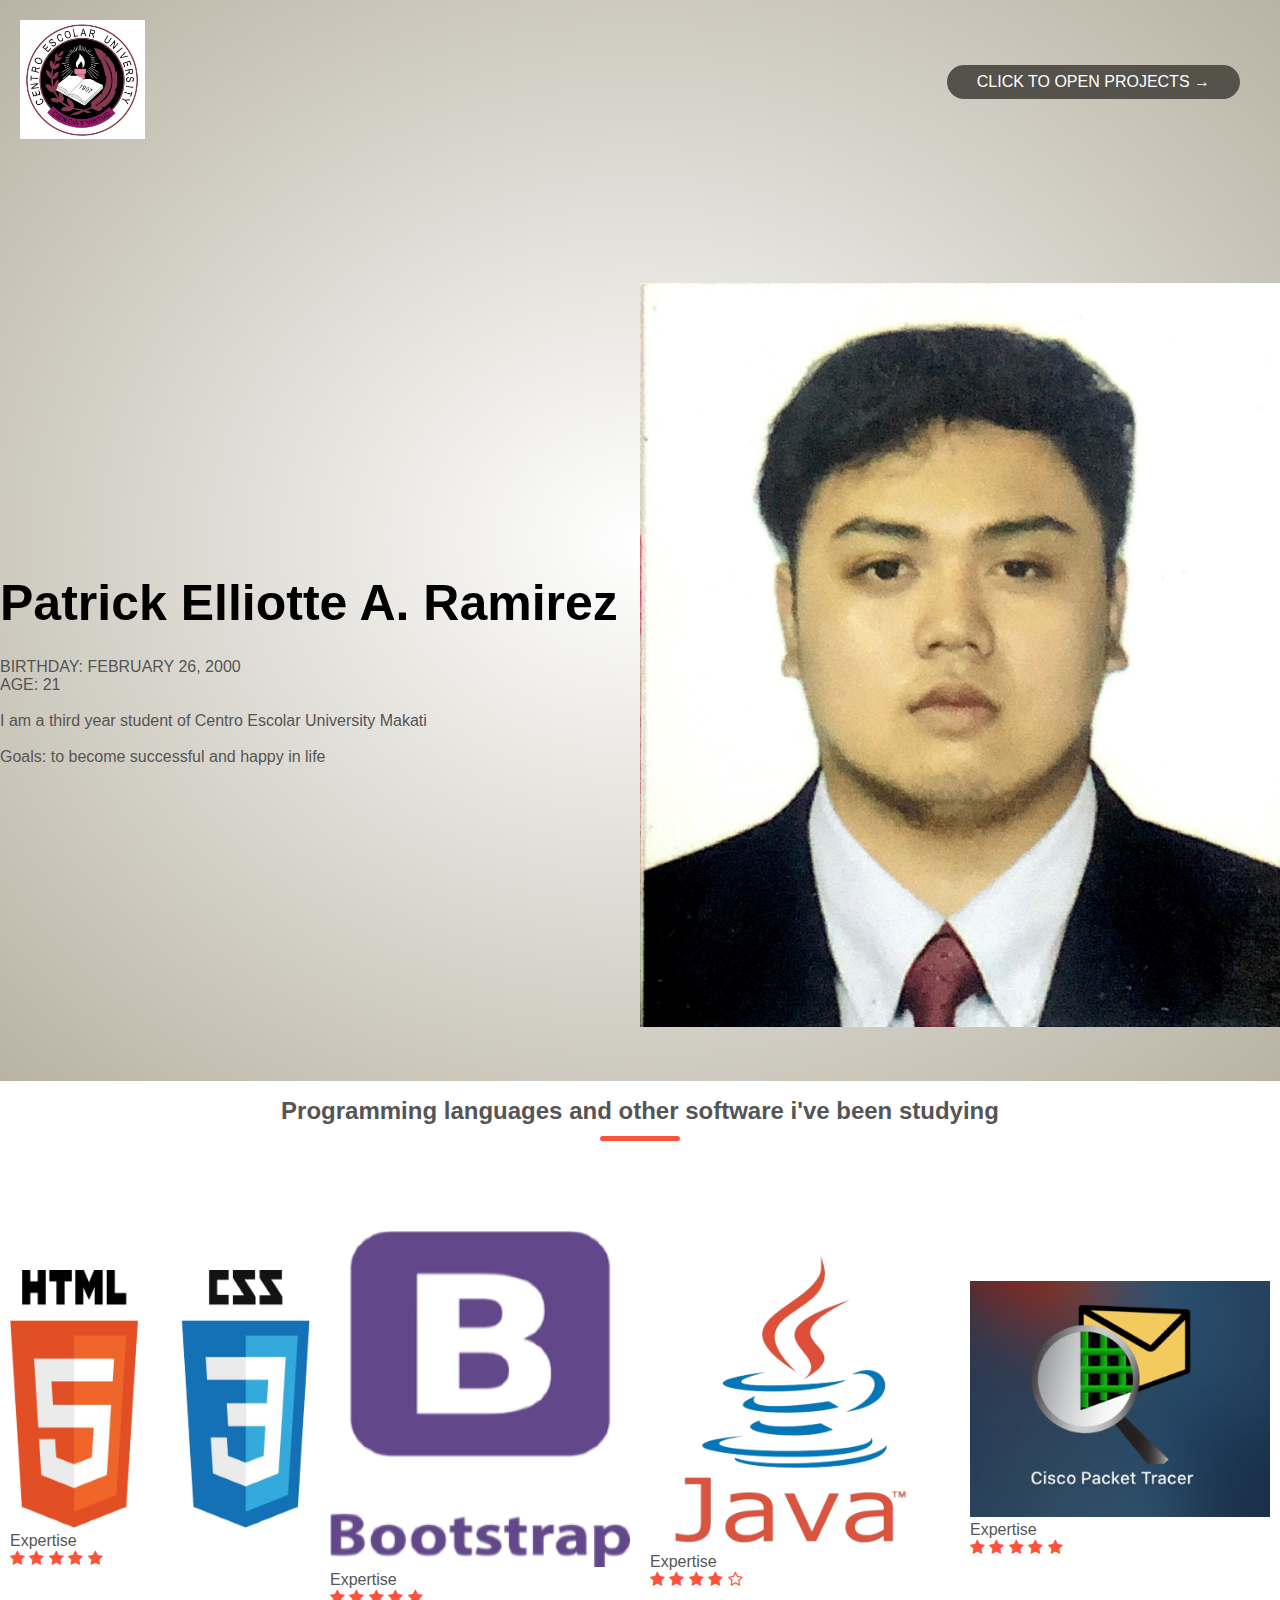
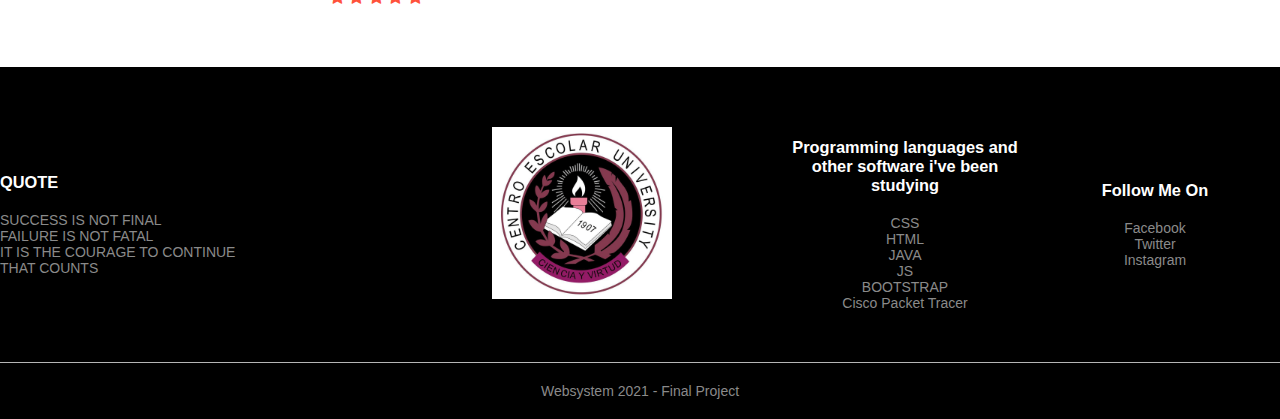
<file: aboutme.html>
<!DOCTYPE html>
<html lang="en">
<head>
    <meta charset="UTF-8">
    <meta name="viewport" content="width=device-width, initial-scale=1.0">
    <title>About Me</title>
    <link rel="stylesheet" type="text/css" href="assets/css/style.css">
    <link rel="preconnect" href="https://fonts.googleapis.com">
<link rel="preconnect" href="https://fonts.googleapis.com">
<link rel="preconnect" href="https://fonts.gstatic.com" crossorigin>
<link href="https://fonts.googleapis.com/css2?family=Festive&family=Merriweather&display=swap" rel="stylesheet">
<link rel="stylesheet" href="https://stackpath.bootstrapcdn.com/font-awesome/4.7.0/css/font-awesome.min.css">
</head>
<body>

    <div class="header">

    <div class="container">
        <div class="navbar">
        <div class="logo">
           <a href="index.html"><img src="assets/images/ceu.png" width="125px"></a> 
        </div>
        <nav>
            <ul id="MenuItems">
                <li><a href=""></a></li><li><a href="index.html" class="btn">CLICK TO OPEN PROJECTS &#8594;</a></li>
            </ul>
        </nav>
        
    </div>
    <div class="row">
        <div class="col-2">
            <h1>Patrick Elliotte A. Ramirez</h1>
            <p>BIRTHDAY: FEBRUARY 26, 2000 <br> AGE: 21 </p><br>
            <p>I am a third year student of Centro Escolar University Makati</p> <br>
            <p>Goals: to become successful and happy in life</p>

        </div>
        <div class="col-2">
            <img src="assets/images/ramirez.jpg">
        </div>
    </div>
    </div>
    </div>

<!--  -->
<h2 class="title">Programming languages and other software i've been studying</h2>
        <div class="row">
            <div class="col-4">
                <img src="assets/images/csshtml.png">
                
                <h4>Expertise</h4>
                <div class="rating">
                    <i class="fa fa-star"></i>
                    <i class="fa fa-star"></i>
                    <i class="fa fa-star"></i>
                    <i class="fa fa-star"></i>
                    <i class="fa fa-star"></i>
                    
                </div>
                
            </div>
            <div class="col-4">
                <img src="assets/images/bootstrap.png">
                <h4>Expertise</h4>
                <div class="rating">
                    <i class="fa fa-star"></i>
                    <i class="fa fa-star"></i>
                    <i class="fa fa-star"></i>
                    <i class="fa fa-star"></i>
                    <i class="fa fa-star"></i>
                    
                </div>
                
            </div>
            <div class="col-4">
                <img src="assets/images/jav.png">
                <h4>Expertise</h4>
                <div class="rating">
                    <i class="fa fa-star"></i>
                    <i class="fa fa-star"></i>
                    <i class="fa fa-star"></i>
                    <i class="fa fa-star"></i>
                    <i class="fa fa-star-o"></i>
                    
                </div>
                
            </div>
            <div class="col-4">
                <img src="assets/images/pkt.png">
                <h4>Expertise</h4>
                <div class="rating">
                    <i class="fa fa-star"></i>
                    <i class="fa fa-star"></i>
                    <i class="fa fa-star"></i>
                    <i class="fa fa-star"></i>
                    <i class="fa fa-star"></i>
                    
                </div>
                
            </div>
        </div>
    </div>

    
    <!-----  ----->
  

    <!----- footer ----->

    <div class="footer">
        <div class="container">
            <div class="row">
                <div class="footer-col-1">
                    <h3>QUOTE</h3>
                    <p>
                        SUCCESS IS NOT FINAL <br>
                        FAILURE IS NOT FATAL <br>
                        IT IS THE COURAGE TO CONTINUE <br>
                        THAT COUNTS 
                    </p>
                    
                </div>
                <div class="footer-col-2">
                    <img src="assets/images/ceu.png">
                    
                </div>
                <div class="footer-col-3">
                    <h3>Programming languages and other software i've been studying</h3>
                    <ul>
                        <li>CSS</li>
                        <li>HTML</li>
                        <li>JAVA</li>
                        <li>JS</li>
                        <li>BOOTSTRAP</li>
                        <li>Cisco Packet Tracer</li>
                    </ul>
                </div>
                <div class="footer-col-4">
                    <h3>Follow Me On</h3>
                    <ul>
                        <li>Facebook</li>
                        <li>Twitter</li>
                        <li>Instagram</li>
                        
                    </ul>
                </div>
            </div>
            <hr>
            <p class="project">Websystem 2021 - Final Project</p>
        </div>
    </div>

    
</body>
</html>
</file>
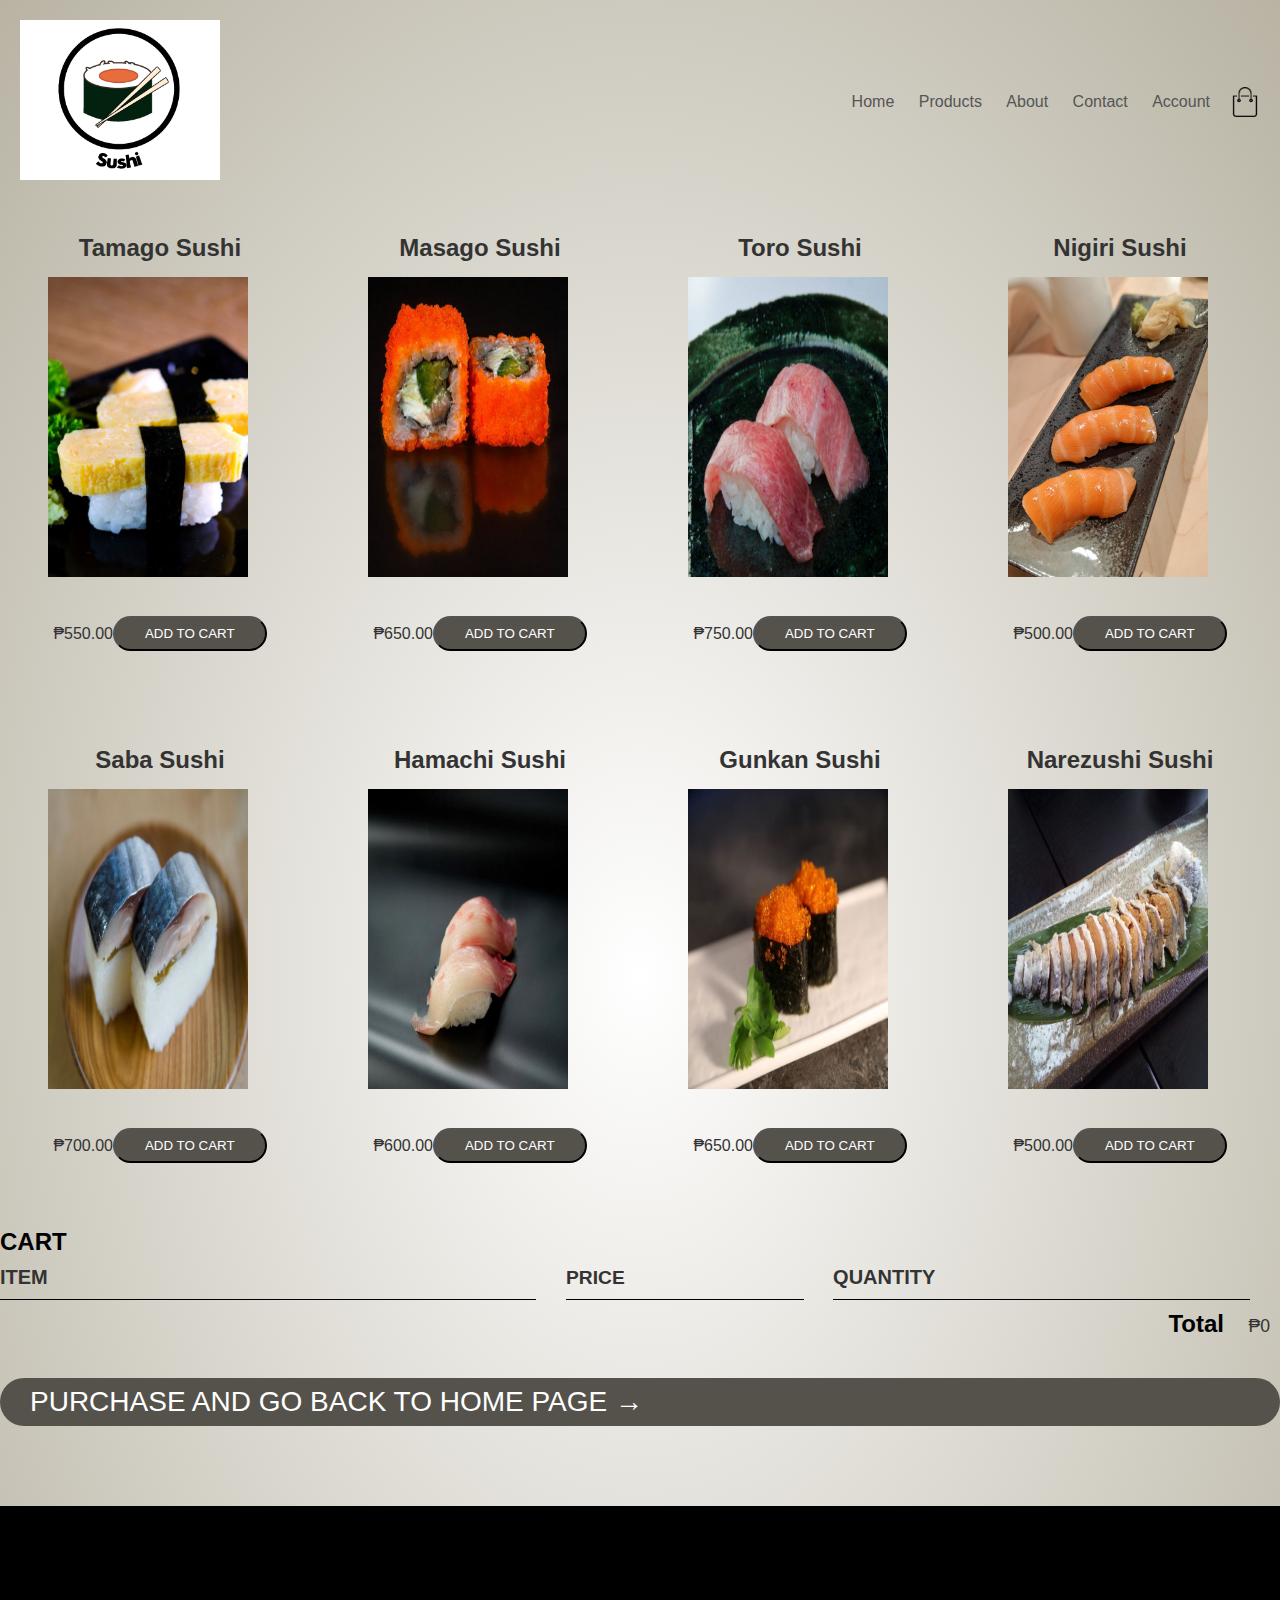
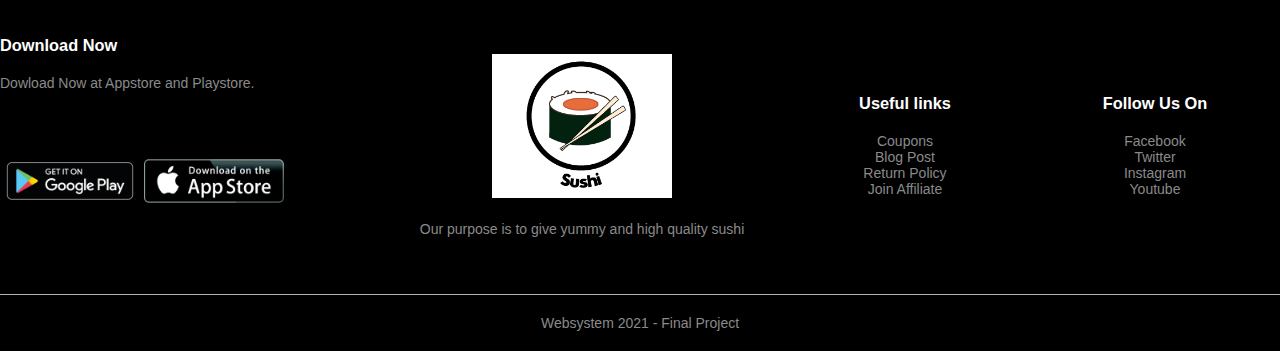
<file: cart.html>
<!DOCTYPE html>
<html lang="en">
<head>
    <meta charset="UTF-8">
    <meta name="viewport" content="width=device-width, initial-scale=1.0">
    <title>Cart</title>
    <link rel="stylesheet" type="text/css" href="assets/css/style.css">
    <link rel="preconnect" href="https://fonts.googleapis.com">
<link rel="preconnect" href="https://fonts.googleapis.com">
<link rel="preconnect" href="https://fonts.gstatic.com" crossorigin>
<link href="https://fonts.googleapis.com/css2?family=Festive&family=Merriweather&display=swap" rel="stylesheet">
<link rel="stylesheet" href="https://stackpath.bootstrapcdn.com/font-awesome/4.7.0/css/font-awesome.min.css">
<script src="cart.js" async></script>
</head>
<body>

    <div class="header">

    <div class="container">
        <div class="navbar">
        <div class="logo">
            <a href="index.html"><img src="assets/images/sushilog.png" width="200px"></a>
        </div>
        <nav>
            <ul id="MenuItems">
                <li><a href="index.html">Home</a></li>

                <li><a href="products.html">Products</a></li>

                <li><a href="aboutme.html">About</a></li>

                <li><a href="">Contact</a></li>

                <li><a href="account.html">Account</a></li>

            </ul>
        </nav>
        <img src="assets/images/carticon.png" width="30px" height="30px">
        <img src="assets/images/menu.png" class="menu-icon" 
        onclick="menutoggle()">
    </div>
    </div>
    <!----- cart items details ----->

    <section class="container content-section">
        <div class="shop-items">
            <div class="shop-item">
                <span class="shop-item-title">Tamago Sushi</span>
                <img class="shop-item-image" src="assets/images/tamagosushi.jpg">
                <div class="shop-item-details">
                    <span class="shop-item-price">₱550.00</span>
                    <button class="btn btn-primary shop-item-button"type="button">ADD TO CART</button>
                </div>
            </div>
            <div class="shop-item">
                <span class="shop-item-title">Masago Sushi</span>
                <img class="shop-item-image" src="assets/images/masagosushi.jpg">
                <div class="shop-item-details">
                    <span class="shop-item-price">₱650.00</span>
                    <button class="btn btn-primary shop-item-button"type="button">ADD TO CART</button>
                </div>
            </div>
            <div class="shop-item">
                <span class="shop-item-title">Toro Sushi</span>
                <img class="shop-item-image" src="assets/images/torosushi.jpg">
                <div class="shop-item-details">
                    <span class="shop-item-price">₱750.00</span>
                    <button class="btn btn-primary shop-item-button"type="button">ADD TO CART</button>
                </div>
            </div>
            <div class="shop-item">
                <span class="shop-item-title">Nigiri Sushi</span>
                <img class="shop-item-image" src="assets/images/nigirisushi.jpg">
                <div class="shop-item-details">
                    <span class="shop-item-price">₱500.00</span>
                    <button class="btn btn-primary shop-item-button"type="button">ADD TO CART</button>
                </div>
            </div>
            <div class="shop-item">
                <span class="shop-item-title">Saba Sushi</span>
                <img class="shop-item-image" src="assets/images/sabasushi.jpg">
                <div class="shop-item-details">
                    <span class="shop-item-price">₱700.00</span>
                    <button class="btn btn-primary shop-item-button"type="button">ADD TO CART</button>
                </div>
            </div>
            <div class="shop-item">
                <span class="shop-item-title">Hamachi Sushi</span>
                <img class="shop-item-image" src="assets/images/hamachisushi.jpg">
                <div class="shop-item-details">
                    <span class="shop-item-price">₱600.00</span>
                    <button class="btn btn-primary shop-item-button"type="button">ADD TO CART</button>
                </div>
            </div>
            <div class="shop-item">
                <span class="shop-item-title">Gunkan Sushi</span>
                <img class="shop-item-image" src="assets/images/gunkansushi.jpg">
                <div class="shop-item-details">
                    <span class="shop-item-price">₱650.00</span>
                    <button class="btn btn-primary shop-item-button"type="button">ADD TO CART</button>
                </div>
            </div>
            <div class="shop-item">
                <span class="shop-item-title">Narezushi Sushi</span>
                <img class="shop-item-image" src="assets/images/narezushisushi.jpg">
                <div class="shop-item-details">
                    <span class="shop-item-price">₱500.00</span>
                    <button class="btn btn-primary shop-item-button"type="button">ADD TO CART</button>
                </div>
            </div>
            
        </div>
    <section class="container content-section">
        <h2 class="section-header">CART</h2>
        <div class="cart-row">
            <span class="cart-item cart-header cart-column">ITEM</span>
            <span class="cart-price cart-header cart-column">PRICE</span>
            <span class="cart-quantity cart-header cart-column">QUANTITY</span>
        </div>
        <div class="cart-items">
        </div>
        <div class="cart-total">
            <strong class="cart-total-title">Total</strong>
            <span class="cart-total-price">₱0</span>
        </div>
        

        <ul id="MenuItems">
            <li><a href="index.html" class="btn btn-primary btn-purchase">PURCHASE AND GO BACK TO HOME PAGE &#8594;</a></li>
            </ul>

    </section>


    <!----- footer ----->

    <div class="footer">
        <div class="container">
            <div class="row">
                <div class="footer-col-1">
                    <h3>Download Now</h3>
                    <p>Dowload Now at Appstore and Playstore. </p>
                    <div class="app-logo">
                        <img src="assets/images/googlelogo.png">
                        <img src="assets/images/appstorelogo.png">
                    </div>
                </div>
                <div class="footer-col-2">
                    <img src="assets/images/sushilog.png">
                    <p>Our purpose is to give yummy and high quality sushi </p>
                </div>
                <div class="footer-col-3">
                    <h3>Useful links</h3>
                    <ul>
                        <li>Coupons</li>
                        <li>Blog Post</li>
                        <li>Return Policy</li>
                        <li>Join Affiliate</li>
                    </ul>
                </div>
                <div class="footer-col-4">
                    <h3>Follow Us On</h3>
                    <ul>
                        <li>Facebook</li>
                        <li>Twitter</li>
                        <li>Instagram</li>
                        <li>Youtube</li>
                    </ul>
                </div>
            </div>
            <hr>
            <p class="project">Websystem 2021 - Final Project</p>
        </div>
    </div>

    <!----- js for toggle menu ----->
    <script>
        var MenuItems = document.getElementById("MenuItems");

        MenuItems.style.maxHeight = "0px";

        function menutoggle(){
            if(MenuItems.style.maxHeight == "0px")
            {
                MenuItems.style.maxHeight = "200px";
            }
            else {
                MenuItems.style.maxHeight = "0px";
            }
        }
    </script>

    
</body>
</html>
</file>
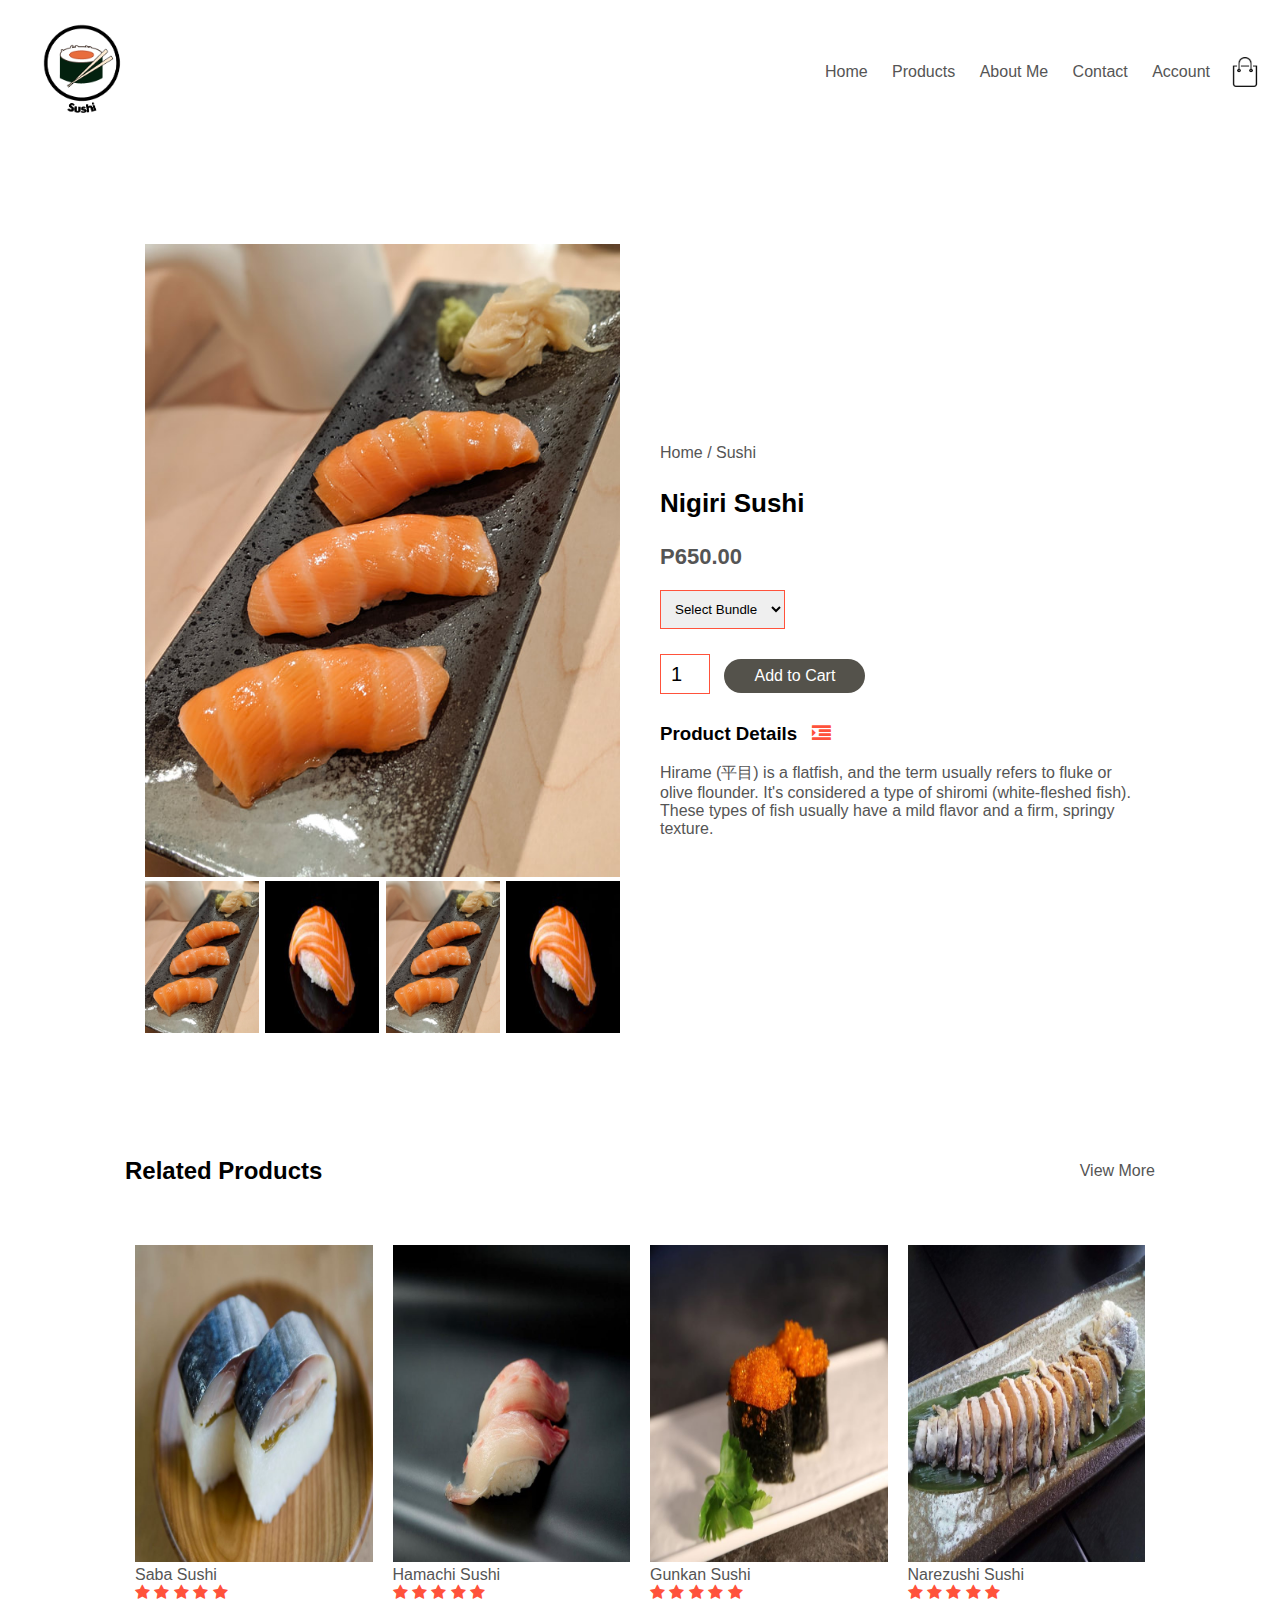
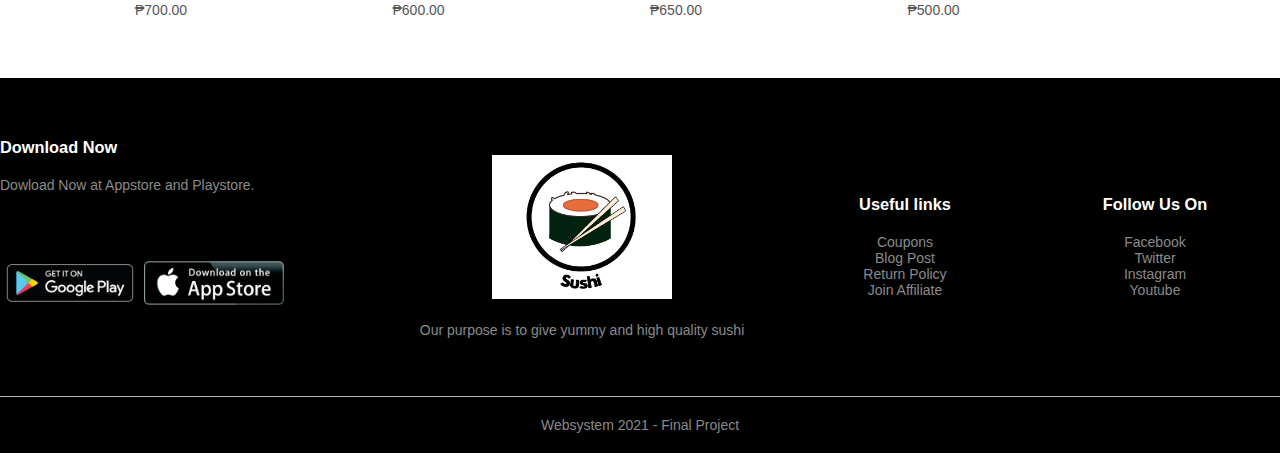
<file: products-details.html>
<!DOCTYPE html>
<html lang="en">
<head>
    <meta charset="UTF-8">
    <meta name="viewport" content="width=device-width, initial-scale=1.0">
    <title>Product Details</title>
    <link rel="stylesheet" type="text/css" href="assets/css/style.css">
    <link rel="preconnect" href="https://fonts.googleapis.com">
<link rel="preconnect" href="https://fonts.googleapis.com">
<link rel="preconnect" href="https://fonts.gstatic.com" crossorigin>
<link href="https://fonts.googleapis.com/css2?family=Festive&family=Merriweather&display=swap" rel="stylesheet">
<link rel="stylesheet" href="https://stackpath.bootstrapcdn.com/font-awesome/4.7.0/css/font-awesome.min.css">
</head>
<body>

    <div class="container">
        <div class="navbar">
        <div class="logo">
            <img src="assets/images/sushilog.png" width="125px">
        </div>
        <nav>
            <ul id="MenuItems">
                <li><a href="index.html">Home</a></li>

                <li><a href="products.html">Products</a></li>

                <li><a href="aboutme.html">About Me</a></li>

                <li><a href="">Contact</a></li>

                <li><a href="account.html">Account</a></li>

            </ul>
        </nav>
        <img src="assets/images/carticon.png" width="30px" height="30px">
        <img src="assets/images/menu.png" class="menu-icon" 
        onclick="menutoggle()">
    </div>
    </div>


    <!----- Single product details ----->
    <div class="small-container single-product">
        <div class="row">
            <div class="col-2">
                <img src="assets/images/nigirisushi.jpg" width="100%" id="ProductImg">

                <div class="small-img-row">
                    <div class="small-img-col">
                        <img src="assets/images/nigirisushi.jpg" width="100%" class="small-img">
                    </div>
                    <div class="small-img-col">
                        <img src="assets/images/nigiri2.jpg" width="100%" class="small-img">
                    </div>
                    <div class="small-img-col">
                        <img src="assets/images/nigirisushi.jpg" width="100%" class="small-img">
                    </div>
                    <div class="small-img-col">
                        <img src="assets/images/nigiri2.jpg" width="100%" class="small-img">
                    </div>
                </div>



            </div>
            <div class="col-2">
                <p>Home / Sushi</p>
                <h1>Nigiri Sushi</h1>
                <h4>P650.00</h4>
                <select>
                    <option>Select Bundle</option>
                    <option>50pcs</option>
                    <option>30pcs</option>
                    <option>20pcs</option>
                    <option>10pcs</option>
                    <option>5pcs</option>
                </select>
                <input type="number" value="1">
                <a href="" class="btn">Add to Cart</a>
                <h3>Product Details <i class="fa fa-indent"></i></h3>
                <br>
                <p>Hirame (平目) is a flatfish, and the term usually refers to fluke or olive flounder. It's considered a type of shiromi (white-fleshed fish). These types of fish usually have a mild flavor and a firm, springy texture.</p>
            </div>
        </div>
    </div>


    <!----- title ----->

    <div class="small-container">
        <div class="row row-2">
            <h2>Related Products</h2>
            <p>View More</p>
        </div>

    </div>



  <!------ Products ----->
    <div class="small-container">

        <div class="row">
            <div class="col-4">
                <img src="assets/images/sabasushi.jpg">
                <h4>Saba Sushi</h4>
                <div class="rating">
                    <i class="fa fa-star"></i>
                    <i class="fa fa-star"></i>
                    <i class="fa fa-star"></i>
                    <i class="fa fa-star"></i>
                    <i class="fa fa-star"></i>
                    
                </div>
                <p>₱700.00</p>
            </div>
            <div class="col-4">
                <img src="assets/images/hamachisushi.jpg">
                <h4>Hamachi Sushi</h4>
                <div class="rating">
                    <i class="fa fa-star"></i>
                    <i class="fa fa-star"></i>
                    <i class="fa fa-star"></i>
                    <i class="fa fa-star"></i>
                    <i class="fa fa-star"></i>
                    
                </div>
                <p>₱600.00</p>
            </div>
            <div class="col-4">
                <img src="assets/images/gunkansushi.jpg">
                <h4>Gunkan Sushi</h4>
                <div class="rating">
                    <i class="fa fa-star"></i>
                    <i class="fa fa-star"></i>
                    <i class="fa fa-star"></i>
                    <i class="fa fa-star"></i>
                    <i class="fa fa-star"></i>
                    
                </div>
                <p>₱650.00</p>
            </div>
            <div class="col-4">
                <img src="assets/images/narezushisushi.jpg">
                <h4>Narezushi Sushi</h4>
                <div class="rating">
                    <i class="fa fa-star"></i>
                    <i class="fa fa-star"></i>
                    <i class="fa fa-star"></i>
                    <i class="fa fa-star"></i>
                    <i class="fa fa-star"></i>
                    
                </div>
                <p>₱500.00</p>
            </div>
        </div>
    </div>
    
    </div>


    <!----- footer ----->

    <div class="footer">
        <div class="container">
            <div class="row">
                <div class="footer-col-1">
                    <h3>Download Now</h3>
                    <p>Dowload Now at Appstore and Playstore. </p>
                    <div class="app-logo">
                        <img src="assets/images/googlelogo.png">
                        <img src="assets/images/appstorelogo.png">
                    </div>
                </div>
                <div class="footer-col-2">
                    <img src="assets/images/sushilog.png">
                    <p>Our purpose is to give yummy and high quality sushi </p>
                </div>
                <div class="footer-col-3">
                    <h3>Useful links</h3>
                    <ul>
                        <li>Coupons</li>
                        <li>Blog Post</li>
                        <li>Return Policy</li>
                        <li>Join Affiliate</li>
                    </ul>
                </div>
                <div class="footer-col-4">
                    <h3>Follow Us On</h3>
                    <ul>
                        <li>Facebook</li>
                        <li>Twitter</li>
                        <li>Instagram</li>
                        <li>Youtube</li>
                    </ul>
                </div>
            </div>
            <hr>
            <p class="project">Websystem 2021 - Final Project</p>
        </div>
    </div>

    <!----- js for toggle menu ----->
    <script>
        var MenuItems = document.getElementById("MenuItems");

        MenuItems.style.maxHeight = "0px";

        function menutoggle(){
            if(MenuItems.style.maxHeight == "0px")
            {
                MenuItems.style.maxHeight = "200px";
            }
            else {
                MenuItems.style.maxHeight = "0px";
            }
        }
    </script>

    <!----- js for product gallery ----->

    <script>
        var ProductImg = document.getElementById("ProductImg");
        var SmallImg = document.getElementsByClassName("small-img");

        SmallImg[0].onclick = function()
        {
            ProductImg.src = SmallImg[0].src;
        }
        SmallImg[1].onclick = function()
        {
            ProductImg.src = SmallImg[1].src;
        }
        SmallImg[2].onclick = function()
        {
            ProductImg.src = SmallImg[2].src;
        }
        SmallImg[3].onclick = function()
        {
            ProductImg.src = SmallImg[3].src;
        }




    </script>
</body>
</html>
</file>
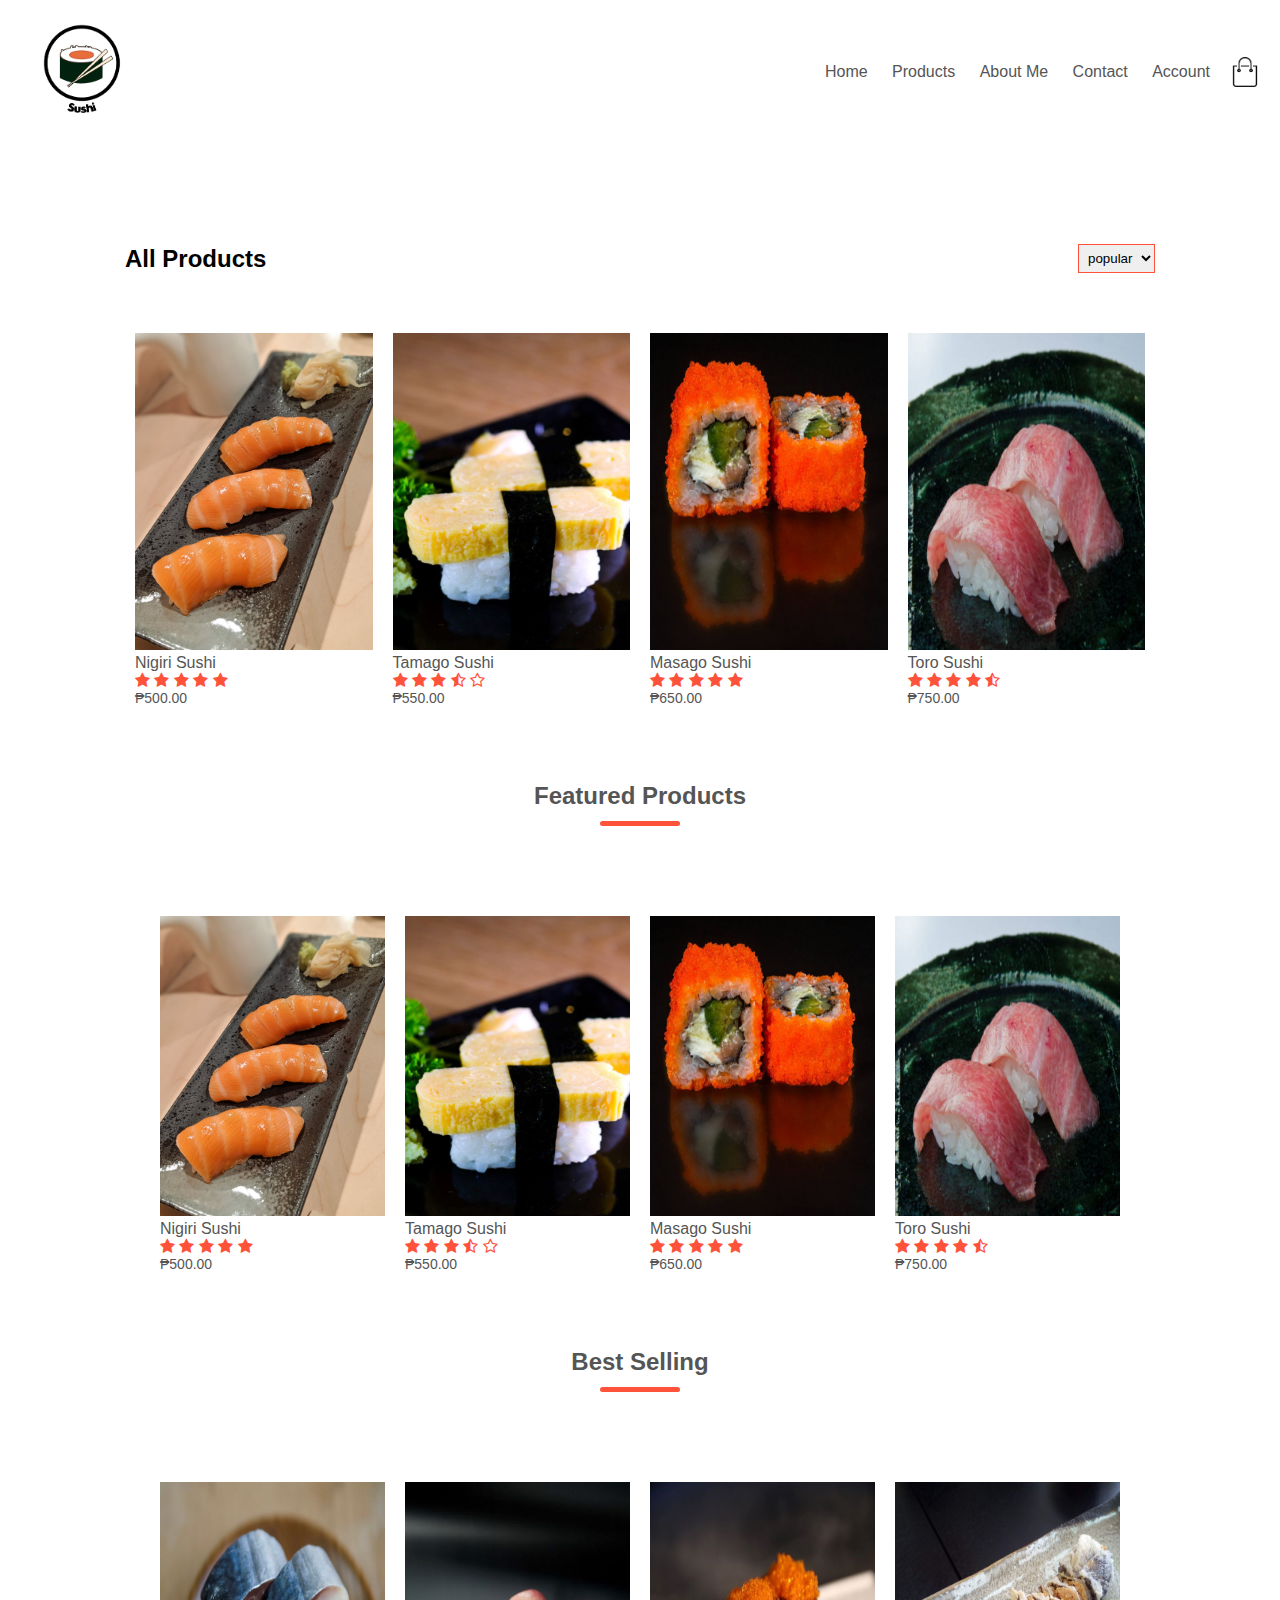
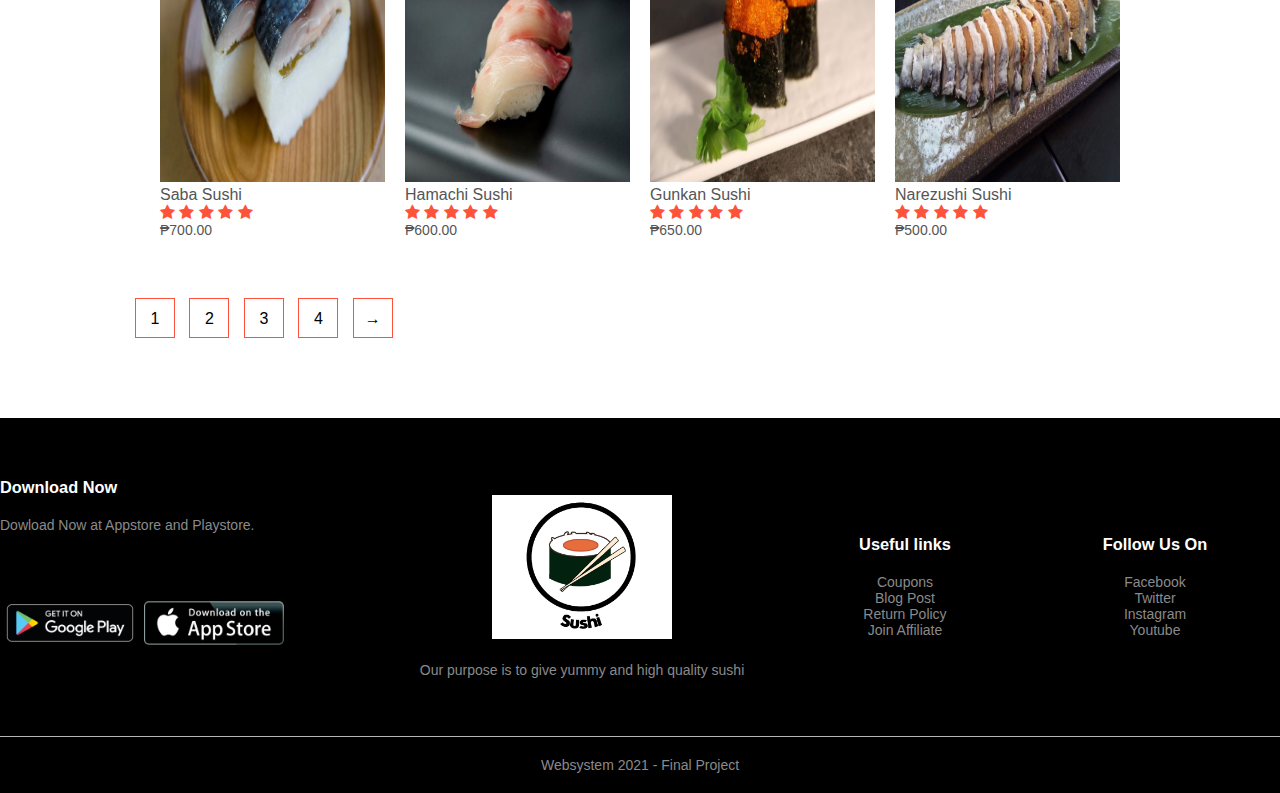
<file: products.html>
<!DOCTYPE html>
<html lang="en">
<head>
    <meta charset="UTF-8">
    <meta name="viewport" content="width=device-width, initial-scale=1.0">
    <title>All Products</title>
    <link rel="stylesheet" type="text/css" href="assets/css/style.css">
    <link rel="preconnect" href="https://fonts.googleapis.com">
<link rel="preconnect" href="https://fonts.googleapis.com">
<link rel="preconnect" href="https://fonts.gstatic.com" crossorigin>
<link href="https://fonts.googleapis.com/css2?family=Festive&family=Merriweather&display=swap" rel="stylesheet">
<link rel="stylesheet" href="https://stackpath.bootstrapcdn.com/font-awesome/4.7.0/css/font-awesome.min.css">
</head>
<body>

    <div class="container">
        <div class="navbar">
        <div class="logo">
            <img src="assets/images/sushilog.png" width="125px">
        </div>
        <nav>
            <ul id="MenuItems">
                <li><a href="index.html">Home</a></li>

                <li><a href="products.html">Products</a></li>

                <li><a href="aboutme.html">About Me</a></li>

                <li><a href="">Contact</a></li>

                <li><a href="account.html">Account</a></li>

            </ul>
        </nav>
        <img src="assets/images/carticon.png" width="30px" height="30px">
        <img src="assets/images/menu.png" class="menu-icon" 
        onclick="menutoggle()">
    </div>
    
    </div>
  
    <div class="small-container">

        <div class="row row-2">
            <h2>All Products</h2>
            <select>
                <option>popular</option>
               <option>price</option>
               <option>popular</option>
               <option>rating</option>
               <option>sale</option>
            </select>
        </div>

        <div class="row">
            <div class="col-4">
                <img src="assets/images/nigirisushi.jpg">
                <h4>Nigiri Sushi</h4>
                <div class="rating">
                    <i class="fa fa-star"></i>
                    <i class="fa fa-star"></i>
                    <i class="fa fa-star"></i>
                    <i class="fa fa-star"></i>
                    <i class="fa fa-star"></i>
                    
                </div>
                <p>₱500.00</p>
            </div>
            <div class="col-4">
                <img src="assets/images/tamagosushi.jpg">
                <h4>Tamago Sushi</h4>
                <div class="rating">
                    <i class="fa fa-star"></i>
                    <i class="fa fa-star"></i>
                    <i class="fa fa-star"></i>
                    <i class="fa fa-star-half-o"></i>
                    <i class="fa fa-star-o"></i>
                    
                </div>
                <p>₱550.00</p>
            </div>
            <div class="col-4">
                <img src="assets/images/masagosushi.jpg">
                <h4>Masago Sushi</h4>
                <div class="rating">
                    <i class="fa fa-star"></i>
                    <i class="fa fa-star"></i>
                    <i class="fa fa-star"></i>
                    <i class="fa fa-star"></i>
                    <i class="fa fa-star"></i>
                    
                </div>
                <p>₱650.00</p>
            </div>
            <div class="col-4">
                <img src="assets/images/torosushi.jpg">
                <h4>Toro Sushi</h4>
                <div class="rating">
                    <i class="fa fa-star"></i>
                    <i class="fa fa-star"></i>
                    <i class="fa fa-star"></i>
                    <i class="fa fa-star"></i>
                    <i class="fa fa-star-half-o"></i>
                    
                </div>
                <p>₱750.00</p>
            </div>
        </div>

        <div class="small-container">
        <h2 class="title">Featured Products</h2>
        <div class="row">
            <div class="col-4">
                <img src="assets/images/nigirisushi.jpg">
                <h4>Nigiri Sushi</h4>
                <div class="rating">
                    <i class="fa fa-star"></i>
                    <i class="fa fa-star"></i>
                    <i class="fa fa-star"></i>
                    <i class="fa fa-star"></i>
                    <i class="fa fa-star"></i>
                    
                </div>
                <p>₱500.00</p>
            </div>
            <div class="col-4">
                <img src="assets/images/tamagosushi.jpg">
                <h4>Tamago Sushi</h4>
                <div class="rating">
                    <i class="fa fa-star"></i>
                    <i class="fa fa-star"></i>
                    <i class="fa fa-star"></i>
                    <i class="fa fa-star-half-o"></i>
                    <i class="fa fa-star-o"></i>
                    
                </div>
                <p>₱550.00</p>
            </div>
            <div class="col-4">
                <img src="assets/images/masagosushi.jpg">
                <h4>Masago Sushi</h4>
                <div class="rating">
                    <i class="fa fa-star"></i>
                    <i class="fa fa-star"></i>
                    <i class="fa fa-star"></i>
                    <i class="fa fa-star"></i>
                    <i class="fa fa-star"></i>
                    
                </div>
                <p>₱650.00</p>
            </div>
            <div class="col-4">
                <img src="assets/images/torosushi.jpg">
                <h4>Toro Sushi</h4>
                <div class="rating">
                    <i class="fa fa-star"></i>
                    <i class="fa fa-star"></i>
                    <i class="fa fa-star"></i>
                    <i class="fa fa-star"></i>
                    <i class="fa fa-star-half-o"></i>
                    
                </div>
                <p>₱750.00</p>
            </div>
        </div>


        <!----- Latest Product ----->
        <h2 class="title">Best Selling</h2>
        <div class="row">
            <div class="col-4">
                <img src="assets/images/sabasushi.jpg">
                <h4>Saba Sushi</h4>
                <div class="rating">
                    <i class="fa fa-star"></i>
                    <i class="fa fa-star"></i>
                    <i class="fa fa-star"></i>
                    <i class="fa fa-star"></i>
                    <i class="fa fa-star"></i>
                    
                </div>
                <p>₱700.00</p>
            </div>
            <div class="col-4">
                <img src="assets/images/hamachisushi.jpg">
                <h4>Hamachi Sushi</h4>
                <div class="rating">
                    <i class="fa fa-star"></i>
                    <i class="fa fa-star"></i>
                    <i class="fa fa-star"></i>
                    <i class="fa fa-star"></i>
                    <i class="fa fa-star"></i>
                    
                </div>
                <p>₱600.00</p>
            </div>
            <div class="col-4">
                <img src="assets/images/gunkansushi.jpg">
                <h4>Gunkan Sushi</h4>
                <div class="rating">
                    <i class="fa fa-star"></i>
                    <i class="fa fa-star"></i>
                    <i class="fa fa-star"></i>
                    <i class="fa fa-star"></i>
                    <i class="fa fa-star"></i>
                    
                </div>
                <p>₱650.00</p>
            </div>
            <div class="col-4">
                <img src="assets/images/narezushisushi.jpg">
                <h4>Narezushi Sushi</h4>
                <div class="rating">
                    <i class="fa fa-star"></i>
                    <i class="fa fa-star"></i>
                    <i class="fa fa-star"></i>
                    <i class="fa fa-star"></i>
                    <i class="fa fa-star"></i>
                    
                </div>
                <p>₱500.00</p>
            </div>
        </div>
    </div>
    <div class="page-btn">
        <span>1</span>
        <span>2</span>
        <span>3</span>
        <span>4</span>
        <span>&#8594;</span>
    </div>
    </div>


    <!----- footer ----->

    <div class="footer">
        <div class="container">
            <div class="row">
                <div class="footer-col-1">
                    <h3>Download Now</h3>
                    <p>Dowload Now at Appstore and Playstore. </p>
                    <div class="app-logo">
                        <img src="assets/images/googlelogo.png">
                        <img src="assets/images/appstorelogo.png">
                    </div>
                </div>
                <div class="footer-col-2">
                    <img src="assets/images/sushilog.png">
                    <p>Our purpose is to give yummy and high quality sushi </p>
                </div>
                <div class="footer-col-3">
                    <h3>Useful links</h3>
                    <ul>
                        <li>Coupons</li>
                        <li>Blog Post</li>
                        <li>Return Policy</li>
                        <li>Join Affiliate</li>
                    </ul>
                </div>
                <div class="footer-col-4">
                    <h3>Follow Us On</h3>
                    <ul>
                        <li>Facebook</li>
                        <li>Twitter</li>
                        <li>Instagram</li>
                        <li>Youtube</li>
                    </ul>
                </div>
            </div>
            <hr>
            <p class="project">Websystem 2021 - Final Project</p>
        </div>
    </div>

    <!----- js for toggle menu ----->
    <script>
        var MenuItems = document.getElementById("MenuItems");

        MenuItems.style.maxHeight = "0px";

        function menutoggle(){
            if(MenuItems.style.maxHeight == "0px")
            {
                MenuItems.style.maxHeight = "200px";
            }
            else {
                MenuItems.style.maxHeight = "0px";
            }
        }
    </script>
</body>
</html>
</file>
<file: assets/css/style.css>
* {
	margin: 0;
	padding: 0;
	box-sizing: border-box;

}

body {
	font-family: 'Festive', cursive;
font-family: 'Merriweather', serif;
}

.navbar {
	display: flex;
	align-items: center;
	padding: 20px;

}

nav {
	flex: 1;
	text-align: right;

}

nav ul {
	display: inline-block;
	list-style-type: none;

}

nav ul li {
	display: inline-block;
	margin-right: 20px;

}

a {
	text-decoration: none;
	color: 	#555;

}

p {
	color: #555;

}

.container {
	max-width: 1300px;
	margin: auto;
	padding-left: 25px
	padding-right: 25px;

}

.row {
	display: flex;
	align-items: center;
	flex-wrap: wrap;
	justify-content: space-around;
}

.col-2 {
	flex-basis: 50%;
	min-width: 300px;

}

.col-2 img {
	max-width: 100%;
	padding: 50px 0;

}

.col-2 h1 {
	font-size: 50px;
	line-height: 60px;
	margin: 25px 0;

}

.btn {
	display: inline-block;
	background: #54524b;
	color: #fff;
	padding: 8px 30px;
	margin: 30px 0;
	border-radius: 30px;
	transition: background 0.5s;

}

.btn:hover {
	background: #563434;
}


.header {
	background: radial-gradient(#fff,#b8b3a3);
}

.header .row {
	margin-top: 70px;
}

.categories {
	margin: 70px 0;

}

.col-3{
	flex-basis: 30%;
	min-width: 250px;
	margin-bottom: 30px;
}

.col-3 img{
	width: 100%;
}

.small-container {
	max-width: 1080px;
	margin: auto;
	padding-left: 25px;
	padding-right: 25px;
}

.col-4 {
	flex-basis: 25%;
	padding: 10px;
	min-width: 200px;
	margin-bottom: 50px;
	transition: transform 0.5s;

}

.col-4 img{
	width: 100%;

}

.title {
	text-align: center;
	margin: 0 auto 80px;
	position: relative;
	line-height: 60px;
	color: #555;
}

.title::after{
	content: '';
	background: #ff523b;
	width: 80px;
	height: 5px;
	border-radius: 5px;
	position: absolute;
	bottom: 0;
	left: 50%;
	transform: translateX(-50%);
}

h4 {
	color: #555;
	font-weight: normal;
}

.col-4 p{
	font-size: 14px;
}

.rating .fa{
	color: #ff523b;
}

.col-4:hover{
	transform: translateY(-5px);
}



.offer {
	background: radial-gradient(#fff,#b8b3a3);
	margin-top: 80px;
	padding: 30px 0;

}

.col-2 .offer-img {
	padding: 50px;
}

small{
	color: #555;

}

/*testimonial*/

.testimonial {
	padding-top: 100px;
}

.testimonial .col-3 {
	text-align: center;
	padding: 40px 20px;
	box-shadow: 0 0 20px 0px rgba(0,0,0,0.1);
	cursor: pointer;
	transition: transform 0.5s;
}

.testimonial .col-3 img {
	width: 50px;
	margin-top: 20px;
	border-radius: 50%;

}

.testimonial .col-3:hover{
	transform: translateY(-10px);
}

.fa.fa-quote-left {
	font-size: 34px;
	color: #ff523b;
}

.col-3 p{
	font-size: 12px;
	margin: 12px 0;
	color: #777;
}

.testimonial .col-3 h3{
	font-weight: 600;
	color: #555;
	font-size: 16px;
}

/*brands*/

.brands {
	margin: 100px auto;
}
.col-5 {
	width: 160px;
}
.col-5 img{
	width: 100%;
	cursor: pointer;
	filter: grayscale(100%);
}

.col-5 img:hover{
	filter: grayscale(0);
}

/*footer*/

.footer {
	background: #000;
	color: #8a8a8a;
	font-size: 14px;
	padding: 60px 0 20px;
}

.footer p{
	color: #8a8a8a;
}

.footer h3{
	color: #fff;
	margin-bottom: 20px;

}

.footer-col-1, .footer-col-2, .footer-col-3, .footer-col-4 {
	min-width: 250px;
	margin-bottom: 20px;
}

.footer-col-1{
	flex-basis: 30%;
}

.footer-col-2{
	flex: 1;
	text-align: center;
}

.footer-col-2 img{
	width: 180px;
	margin-bottom: 20px;
}

.footer-col-3, .footer-col-4{
	flex-basis: 12%;
	text-align: center;
}

ul{
	list-style-type: none;
}

.app-logo{
	margin-top: 20px;
}

.app-logo img{
	width: 140px;
}

.footer hr{
	border: none;
	background: #b5b5b5;
	height: 1px;
	margin: 20px 0;
}

.project{
	text-align: center;	
}

.menu-icon{
	width: 28px;
	margin-left: 20px;
	display: none;
}




	
/* new */
.shop-item {
    margin: 30px;
}

.shop-item-title {
    display: block;
    width: 100%;
    text-align: center;
    font-weight: bold;
    font-size: 1.5em;
    color: #333;
    margin-bottom: 15px;
}

.shop-item-image {
		width: 200px;
		height: 300px;
		margin-right: 10px;
		
	}


.shop-item-details {
    display: flex;
    align-items: center;
    padding: 5px;
}

.shop-item-price {
    flex-grow: 1;
    color: #333;
}

.shop-items {
    display: flex;
    flex-wrap: wrap;
    justify-content: space-around;
}

.cart-header {
    font-weight: bold;
    font-size: 1.25em;
    color: #333;
}

.cart-column {
    display: flex;
    align-items: center;
    border-bottom: 1px solid black;
    margin-right: 1.5em;
    padding-bottom: 10px;
    margin-top: 10px;
}

.cart-row {
    display: flex;
}

.cart-item {
    width: 45%;
}

.cart-price {
    width: 20%;
    font-size: 1.2em;
    color: #333;
}

.cart-quantity {
    width: 35%;
}

.cart-item-title {
    color: #333;
    margin-left: .5em;
    font-size: 1.2em;
}

.cart-item-image {
    width: 75px;
    height: auto;
    border-radius: 10px;
}

.btn-danger {
    color: white;
    background-color: #EB5757;
    border: none;
    border-radius: .3em;
    font-weight: bold;
}

.btn-danger:hover {
    background-color: #CC4C4C;
}

.cart-quantity-input {
    height: 34px;
    width: 50px;
    border-radius: 5px;
    border: 1px solid #56CCF2;
    background-color: #eee;
    color: #333;
    padding: 0;
    text-align: center;
    font-size: 1.2em;
    margin-right: 25px;
}

.cart-row:last-child {
    border-bottom: 1px solid black;
}

.cart-row:last-child .cart-column {
    border: none;
}

.cart-total {
    text-align: end;
    margin-top: 10px;
    margin-right: 10px;
}

.cart-total-title {
    font-weight: bold;
    font-size: 1.5em;
    color: black;
    margin-right: 20px;
}

.cart-total-price {
    color: #333;
    font-size: 1.1em;
}

.btn-purchase {
    display: flex;
    margin: 40px auto 80px auto;
    font-size: 1.75em;
}


@import url('https://fonts.googleapis.com/css2?family=Poppins:wght@400;500;600;700;800;900&display=swap');
*{
    margin:0;
    padding:0;
    box-sizing: border-box;
    font-family: 'Poppins', sans-serif;
}


:root{
    --primary-color:#3525D3;
    --white-color:#fff;
    --black-color:#3C4A57; 
    --light-gray:#E4E8EE;
}

.wrapper{
    padding:50px 25px 0;
    max-width:668px;
    width:100%;
    margin:auto;
}
.wrapper::before{
    content:'';
    position: absolute;
    top:0;
    left:0;
    right:0;
    bottom:0;
    background-image: url("images/bg-1.svg");
    background-position: center center;
    background-size: cover;
    background-repeat: no-repeat;
    min-height: 100vh;
    z-index: -1;
}
.wrapper .headline{
    text-align: center;
    padding-bottom:48px;
}
.wrapper .headline h1{
    font-size: 42px;
    font-weight: 700;
    line-height: 52px;
}
.wrapper .form{
    max-width:350px;
    width:100%;
    margin:auto;
}
.wrapper .form-group{
    margin-bottom: 15px;
}
.wrapper .form-group input{
    display:block;
    font-size: 16px;
    line-height: 24px;
    letter-spacing: -0.1px;
    padding:11px 15px;
    height:48px;
    border-radius: 5px;
    color:var(--black-color);
    border:1px solid #e4e8ee;
    box-shadow: none;
    width:100%;
}
.wrapper .form-group input:focus{
    outline:none;
}
.wrapper .form-group input::placeholder{
    color:var(--black-color);
    font-weight: 400;
    font-size: 14px;
}
.wrapper .btn{
    width:100%;
    margin:15px 0 30px;
    font-size: 14px;
    line-height: 22px;
    font-weight: 700;
    padding:12px 29px;
    height:48px;
    text-transform: uppercase;
    color:var(--white-color);
    background-color: var(--primary-color);
    border:none;
    border-radius: 2px;
    cursor: pointer;
    text-align: center;
}
.wrapper .btn:focus{
    outline:none;
}
.wrapper .account-exist{
    color:var(--black-color);
    border-top:1px solid var(--light-gray);
    padding-top:20px;
    text-align: center;
}
.wrapper .account-exist a{
    color:var(--primary-color);
}
.wrapper .forget-password{
    display:flex;
    align-items:center;
    justify-content:space-between;
    padding:15px 0;
}
.wrapper .forget-password a{
    color:var(--primary-color);
}
.wrapper .forget-password .check-box{
    font-size: 15px;
    color:var(--black-color);
} 
.signup.inActive{
    display:none;
}
.signin{
    display:none;
}
.signin.active{
    display:block;
}

@media (max-width:1030px){
    .wrapper::before{
        left:-25%;
        min-height: 60vh;
        height:500px;
    }
}
@media (max-width:767px){
    .wrapper{
        max-width: 550px;
    }
    .wrapper .headline h1{
        font-size: 22px;
        line-height:25px;
    }
}










/*media query for menu*/
@media only screen and (max-width: 800px){
	nav ul{
		position: absolute;
		top: 70px;
		left: 0;
		background: #333;
		width: 100%;
		overflow: hidden;
		transition: max-height 0.5s;

	}
	nav ul li{
		display: block;
		margin-right: 50px;
		margin-top: 10px;
		margin-bottom: 10px;
	}
	nav ul li a{
		color: #fff;
	}
	.menu-icon{
		display: block;
		cursor: pointer;
	} 
}

/*all products page*/
.row-2 {
	justify-content: space-between;
	margin: 100px auto 50px;
}

select {
	border: 1px solid #ff523b;
	padding: 5px;
}

select:focus{
	outline: none;
}

.page-btn{
	margin: 0 auto 80px;

}

.page-btn span{
	display: inline-block;
	border: 1px solid #ff523b;
	margin-left: 10px;
	width: 40px;
	height: 40px;
	text-align: center;
	line-height: 40px;
	cursor: pointer;
}

.page-btn span:hover{
	background: #ff523b;
	color: #fff;
}


/*single product detail*/

.single-product {
	margin-top: 80px;
}

.single-product .col-2 img {
	padding: 0;
}

.single-product .col-2{
	padding: 20px;
}

.single-product h4{
	margin: 20px 0;
	font-size: 22px;
	font-weight: bold;
}

.single-product select{
	display: block;
	padding: 10px;
	margin-top: 20px;
}

.single-product input{
	width: 50px;
	height: 40px;
	padding-left: 10px;
	font-size: 20px;
	margin-right: 10px;
	border: 1px solid #ff523b;
}

input:focus{
	outline: none;
}

.single-product .fa{
	color: #ff523b;
	margin-left: 10px;
}

.small-img-row{
	display: flex;
	justify-content: space-between;
}

.small-img-col{
	flex-basis: 24%;
	cursor: pointer;
}

/*cart items details*/

.cart-page{
	margin: 80px auto;
}

table{
	width: 100%;
	border-collapse: collapse;
}

.cart-info{
	display: flex;
	flex-wrap: wrap;
}

th{
	text-align: left;
	padding: 5px;
	color: #fff;
	background: #ff523b;
	font-weight: normal;
}

td{
	padding: 10px 5px;
}

td input{
	width: 40px;
	height: 30px;
	padding: 5px;
}

td a{
	color: #ff523b;
	font-size: 12px;

}

td img{
	width: 80px;
	height: 80px;
	margin-right: 10px;

}

.total-price {
	display: flex;
	justify-content: flex-end;
}

.total-price table{
	border-top: 3px solid #ff523b;
	width: 100%;
	max-width: 415px;
}

td:last-child{
	text-align: right;
}

th:last-child{
	text-align: right;
}

/*account page*/

.account-page {
	padding: 50px 0;
	background: radial-gradient(#fff,#b8b3a3);
}

.form-container{
	background: #fff;
	width: 300px;
	height: 400px;
	position: relative;
	text-align: center;
	padding: 20px 0;
	margin: auto;
	box-shadow: 0 0 20px 0px rgba(0,0,0,0.1);
	overflow: hidden;
}

.form-container span {
	font-weight: bold;
	padding: 0 10px;
	color: #555;
	cursor: pointer;
	width: 100px;
	display: inline-block;
}

.form-btn{
	display: inline-block;
}

.form-container form{
	max-width: 300px;
	padding: 0 20px;
	position: absolute;
	top: 130px;
	transition: transform 1s;
}

form input{
	width: 100%;
	height: 30px;
	margin: 10px 0;
	padding: 0 10px;
	border: 1px solid #ccc;
}

form .btn{
	width: 100%;
	border: none;
	cursor: pointer;
	margin: 10px 0;
}

form .btn:focus{
	outline: none;
}

#LoginForm{
	left: -300px;
}

#RegForm{
	left: 0;
}

form a{
	font-size: 12px;
}

#Indicator{
	width: 100px;
	border: none;
	background: #ff523b;
	height: 3px;
	margin-top: 8px;
	transform: translateX(100px); 
	transition: transform 1s;
}
















/*media query for less than 600 screen size*/

@media only screen and (max-width: 600px){
	.row{
		text-align: center;
	}
	.col-2, .col-3, .col-4
		flex-basis: 100%;
}
.single-product h1{
	font-size: 26px;
	line-height: 32px
}

.cart-info p{
	display: none;
}
</file>
